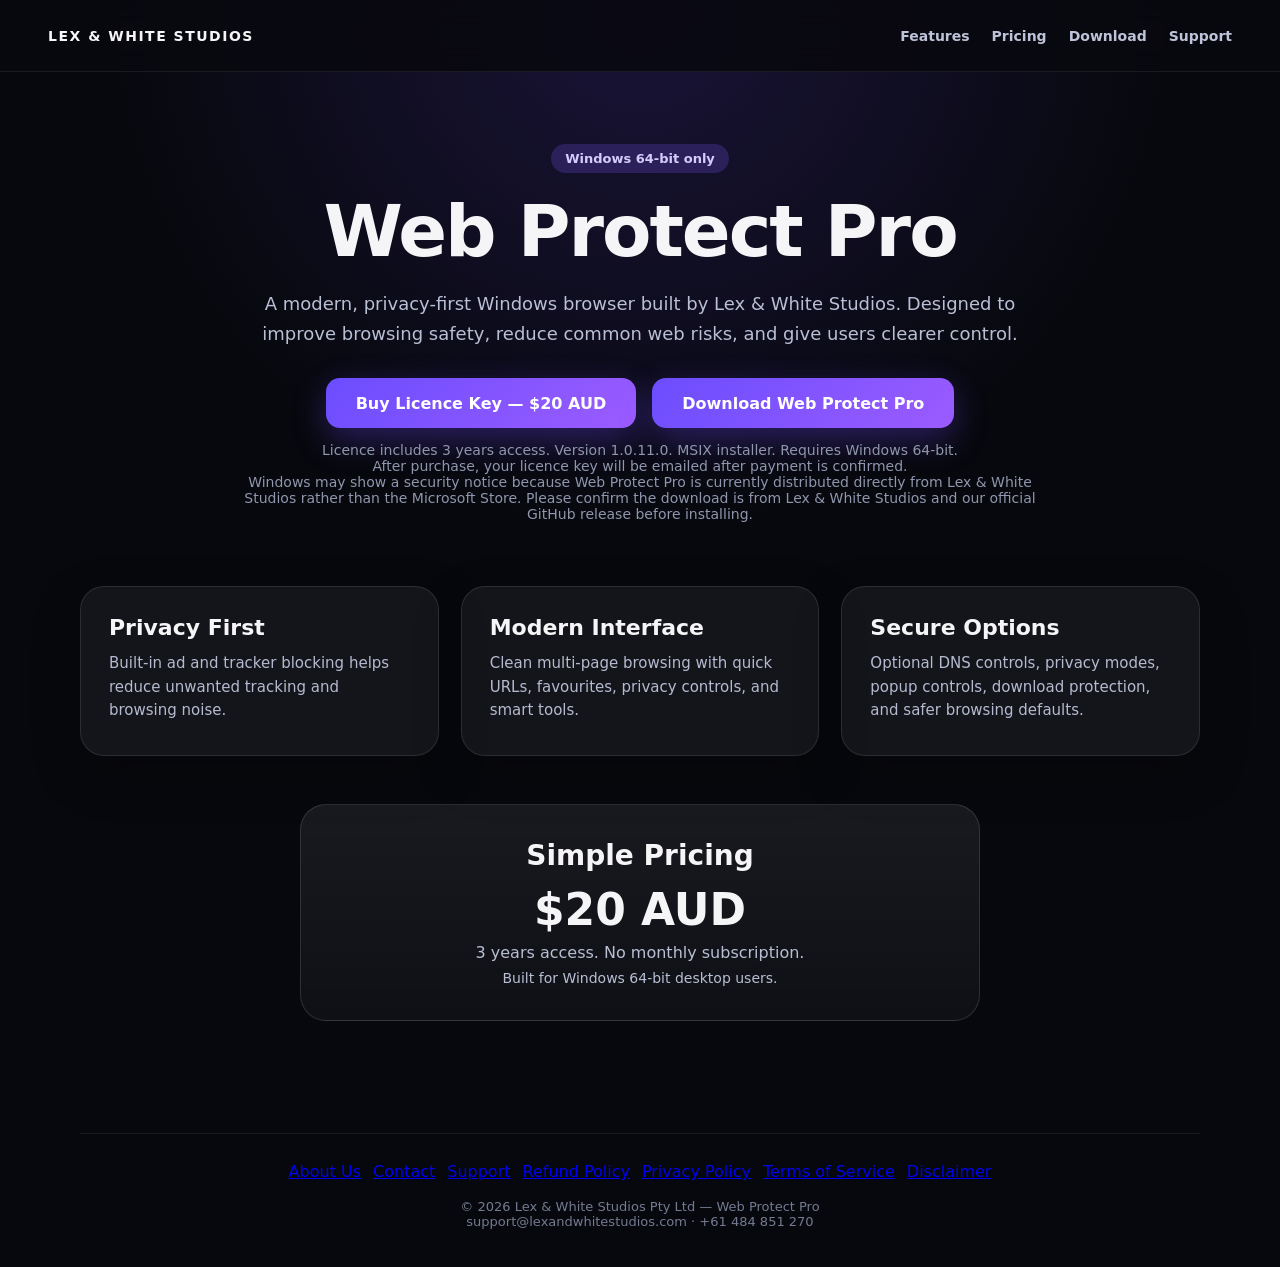
<file: index.html>
<!DOCTYPE html>

<html lang="en">
<head>
    <meta charset="UTF-8">
    <meta name="viewport" content="width=device-width, initial-scale=1.0">
    <title>Web Protect Pro | Lex &amp; White Studios</title>


<meta name="description" content="Web Protect Pro is a privacy-first Windows 64-bit desktop browser by Lex &amp; White Studios.">

<link rel="icon" href="/favicon.ico" type="image/x-icon">
<link rel="stylesheet" href="dark.css">


</head>
<body>


<header class="site-header">
    <div class="brand">LEX &amp; WHITE STUDIOS</div>

    <nav>
        <a href="#features">Features</a>
        <a href="#pricing">Pricing</a>
        <a href="#download">Download</a>
        <a href="support.html">Support</a>
    </nav>
</header>

<main>
    <section class="hero" id="download">
        <div class="badge">Windows 64-bit only</div>

        <h1>Web Protect Pro</h1>

        <p class="hero-text">
            A modern, privacy-first Windows browser built by Lex &amp; White Studios.
            Designed to improve browsing safety, reduce common web risks, and give users clearer control.
        </p>

        <div class="hero-actions">
            <a class="download-btn"
               href="https://buy.stripe.com/dRm5kF0k7e9O6zG2EmaMU00">
                Buy Licence Key — $20 AUD
            </a>

            <a class="download-btn secondary"
               href="https://github.com/lexandwhitestudios/web-protect-pro/releases/download/v1.0.11.0/WebStudio.Package_1.0.11.0_x64.msix"
               download>
                Download Web Protect Pro
            </a>
        </div>

        <p class="small-note">
            Licence includes 3 years access. Version 1.0.11.0. MSIX installer. Requires Windows 64-bit.
        </p>

        <p class="small-note">
            After purchase, your licence key will be emailed after payment is confirmed.
        </p>

        <p class="small-note">
            Windows may show a security notice because Web Protect Pro is currently distributed directly from Lex &amp; White Studios rather than the Microsoft Store.
            Please confirm the download is from Lex &amp; White Studios and our official GitHub release before installing.
        </p>
    </section>

    <section class="features" id="features">
        <article class="feature-card">
            <h2>Privacy First</h2>
            <p>Built-in ad and tracker blocking helps reduce unwanted tracking and browsing noise.</p>
        </article>

        <article class="feature-card">
            <h2>Modern Interface</h2>
            <p>Clean multi-page browsing with quick URLs, favourites, privacy controls, and smart tools.</p>
        </article>

        <article class="feature-card">
            <h2>Secure Options</h2>
            <p>Optional DNS controls, privacy modes, popup controls, download protection, and safer browsing defaults.</p>
        </article>
    </section>

    <section class="pricing-card" id="pricing">
        <h2>Simple Pricing</h2>
        <div class="price">$20 AUD</div>
        <p>3 years access. No monthly subscription.</p>
        <p class="small-note">Built for Windows 64-bit desktop users.</p>
    </section>
</main>

<footer class="site-footer">
    <div class="footer-links">
        <a href="about.html">About Us</a>
        <a href="contact.html">Contact</a>
        <a href="support.html">Support</a>
        <a href="refund-policy.html">Refund Policy</a>
        <a href="privacy-policy.html">Privacy Policy</a>
        <a href="terms-of-service.html">Terms of Service</a>
        <a href="disclaimer.html">Disclaimer</a>
    </div>

    <p class="copyright">
        © 2026 Lex &amp; White Studios Pty Ltd — Web Protect Pro
    </p>

    <p class="copyright">
        support@lexandwhitestudios.com · +61 484 851 270
    </p>
</footer>


</body>
</html>
</file>
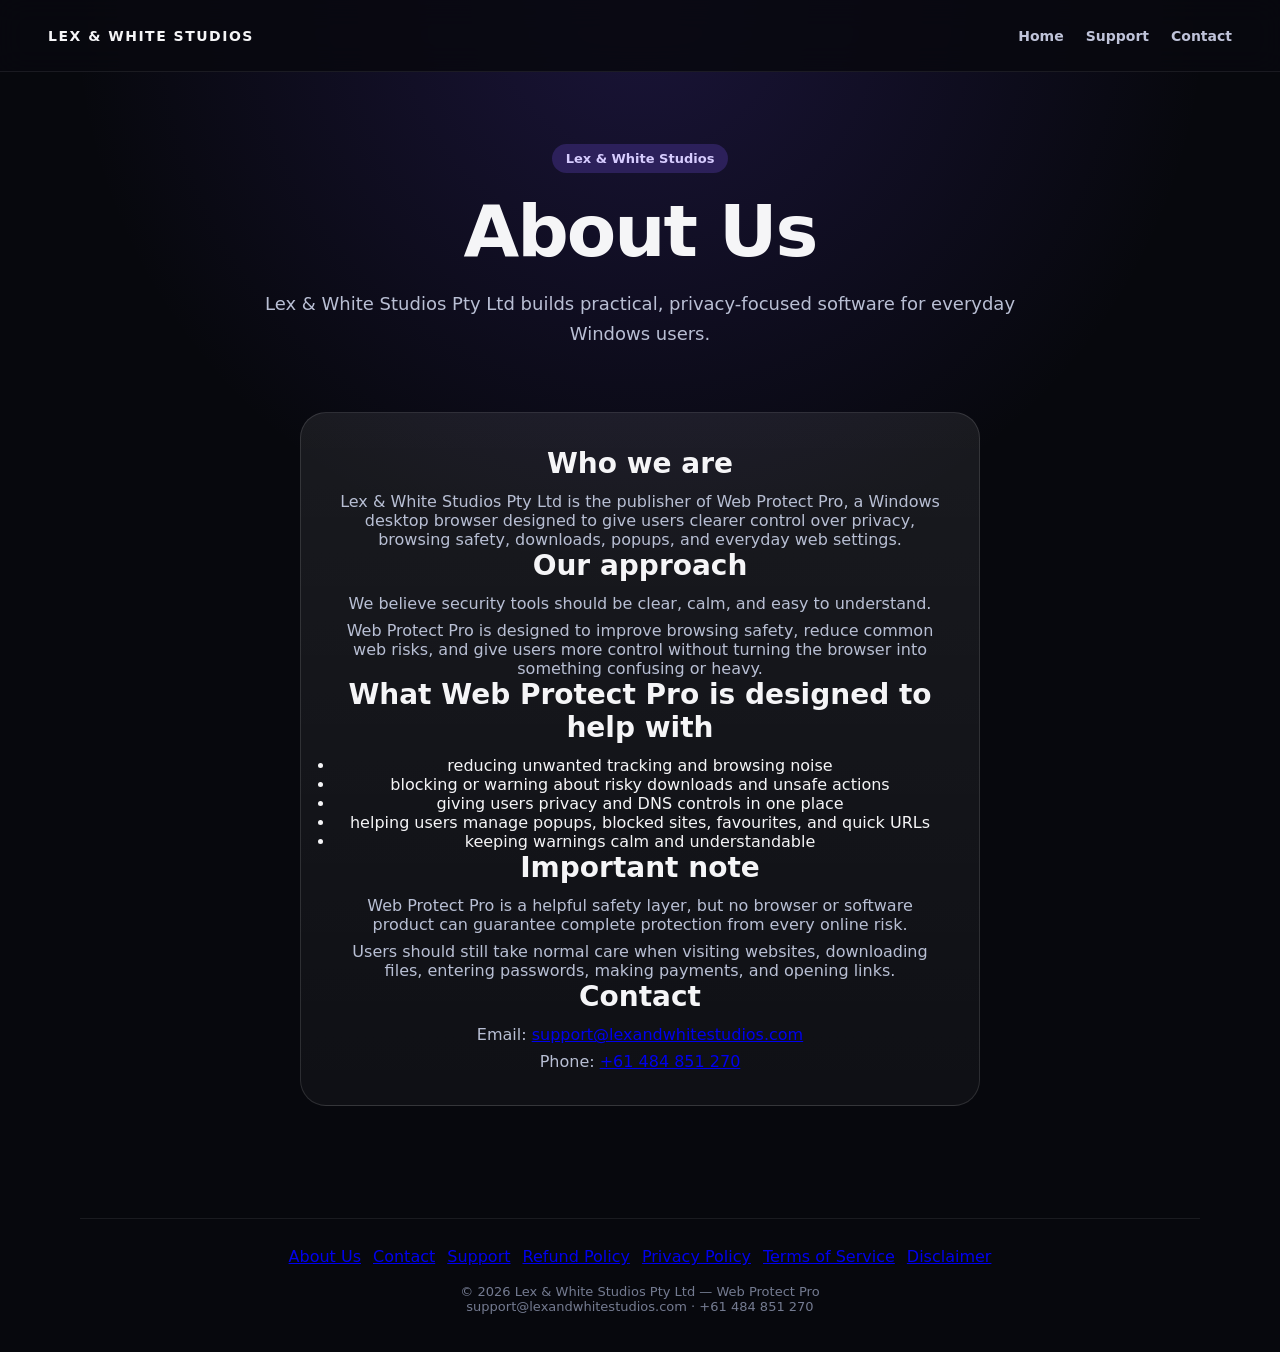
<file: about.html>
<!DOCTYPE html>
<html lang="en">
<head>
    <meta charset="UTF-8">
    <meta name="viewport" content="width=device-width, initial-scale=1.0">
    <title>About Us | Lex &amp; White Studios</title>
    <meta name="description" content="About Lex &amp; White Studios Pty Ltd, publisher of Web Protect Pro.">
    <link rel="icon" href="/favicon.ico" type="image/x-icon">
    <link rel="stylesheet" href="dark.css">
</head>
<body>

<header class="site-header">
    <div class="brand">LEX &amp; WHITE STUDIOS</div>
    <nav>
        <a href="index.html">Home</a>
        <a href="support.html">Support</a>
        <a href="contact.html">Contact</a>
    </nav>
</header>

<main>
    <section class="hero">
        <div class="badge">Lex &amp; White Studios</div>
        <h1>About Us</h1>

        <p class="hero-text">
            Lex &amp; White Studios Pty Ltd builds practical, privacy-focused software for everyday Windows users.
        </p>
    </section>

    <section class="pricing-card">
        <h2>Who we are</h2>
        <p>
            Lex &amp; White Studios Pty Ltd is the publisher of Web Protect Pro, a Windows desktop browser designed to give users
            clearer control over privacy, browsing safety, downloads, popups, and everyday web settings.
        </p>

        <h2>Our approach</h2>
        <p>
            We believe security tools should be clear, calm, and easy to understand.
        </p>
        <p>
            Web Protect Pro is designed to improve browsing safety, reduce common web risks, and give users more control without
            turning the browser into something confusing or heavy.
        </p>

        <h2>What Web Protect Pro is designed to help with</h2>
        <ul>
            <li>reducing unwanted tracking and browsing noise</li>
            <li>blocking or warning about risky downloads and unsafe actions</li>
            <li>giving users privacy and DNS controls in one place</li>
            <li>helping users manage popups, blocked sites, favourites, and quick URLs</li>
            <li>keeping warnings calm and understandable</li>
        </ul>

        <h2>Important note</h2>
        <p>
            Web Protect Pro is a helpful safety layer, but no browser or software product can guarantee complete protection from
            every online risk.
        </p>
        <p>
            Users should still take normal care when visiting websites, downloading files, entering passwords, making payments,
            and opening links.
        </p>

        <h2>Contact</h2>
        <p>
            Email:
            <a href="mailto:support@lexandwhitestudios.com">support@lexandwhitestudios.com</a>
        </p>
        <p>
            Phone:
            <a href="tel:+61484851270">+61 484 851 270</a>
        </p>
    </section>
</main>

<footer class="site-footer">
    <div class="footer-links">
        <a href="about.html">About Us</a>
        <a href="contact.html">Contact</a>
        <a href="support.html">Support</a>
        <a href="refund-policy.html">Refund Policy</a>
        <a href="privacy-policy.html">Privacy Policy</a>
        <a href="terms-of-service.html">Terms of Service</a>
        <a href="disclaimer.html">Disclaimer</a>
    </div>

    <p class="copyright">
        © 2026 Lex &amp; White Studios Pty Ltd — Web Protect Pro
    </p>

    <p class="copyright">
        support@lexandwhitestudios.com · +61 484 851 270
    </p>
</footer>

</body>
</html>
</file>
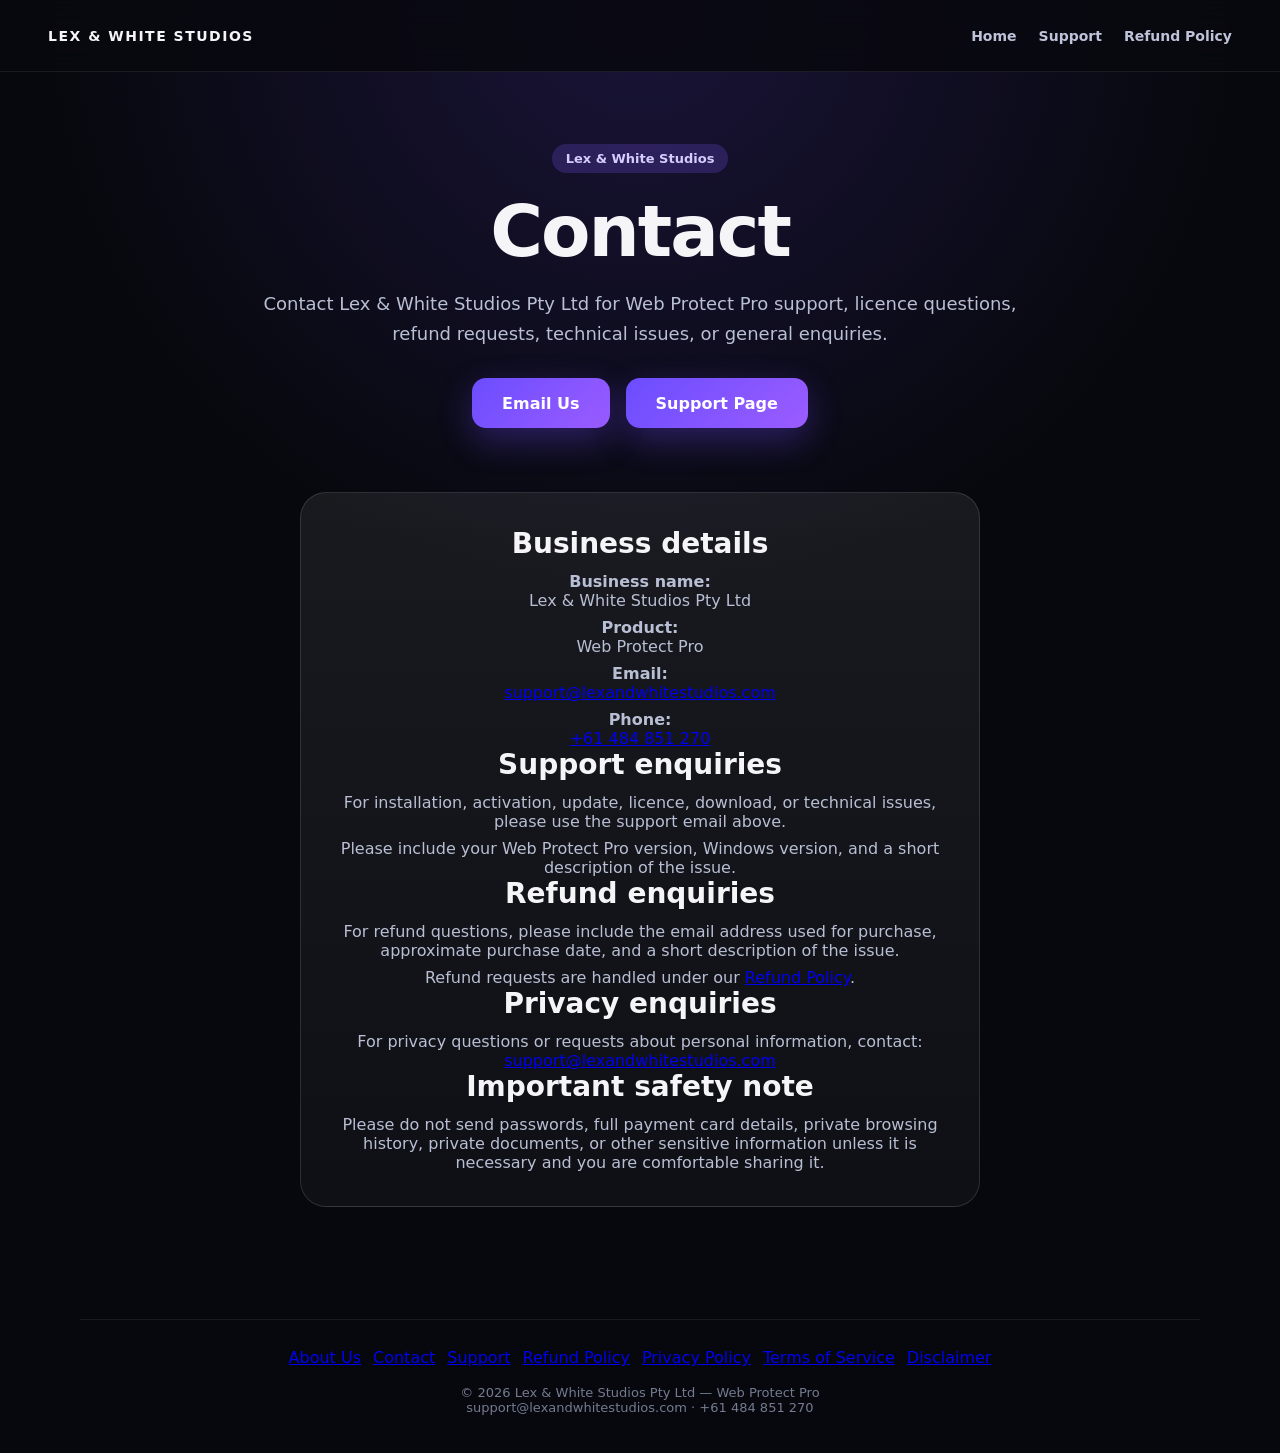
<file: contact.html>
<!DOCTYPE html>
<html lang="en">
<head>
    <meta charset="UTF-8">
    <meta name="viewport" content="width=device-width, initial-scale=1.0">
    <title>Contact | Lex &amp; White Studios</title>
    <meta name="description" content="Contact Lex &amp; White Studios Pty Ltd, publisher of Web Protect Pro.">
    <link rel="icon" href="/favicon.ico" type="image/x-icon">
    <link rel="stylesheet" href="dark.css">
</head>
<body>

<header class="site-header">
    <div class="brand">LEX &amp; WHITE STUDIOS</div>
    <nav>
        <a href="index.html">Home</a>
        <a href="support.html">Support</a>
        <a href="refund-policy.html">Refund Policy</a>
    </nav>
</header>

<main>
    <section class="hero">
        <div class="badge">Lex &amp; White Studios</div>
        <h1>Contact</h1>

        <p class="hero-text">
            Contact Lex &amp; White Studios Pty Ltd for Web Protect Pro support, licence questions, refund requests,
            technical issues, or general enquiries.
        </p>

        <div class="hero-actions">
            <a class="download-btn" href="mailto:support@lexandwhitestudios.com">
                Email Us
            </a>

            <a class="download-btn secondary" href="support.html">
                Support Page
            </a>
        </div>
    </section>

    <section class="pricing-card">
        <h2>Business details</h2>
        <p>
            <strong>Business name:</strong><br>
            Lex &amp; White Studios Pty Ltd
        </p>

        <p>
            <strong>Product:</strong><br>
            Web Protect Pro
        </p>

        <p>
            <strong>Email:</strong><br>
            <a href="mailto:support@lexandwhitestudios.com">support@lexandwhitestudios.com</a>
        </p>

        <p>
            <strong>Phone:</strong><br>
            <a href="tel:+61484851270">+61 484 851 270</a>
        </p>

        <h2>Support enquiries</h2>
        <p>
            For installation, activation, update, licence, download, or technical issues, please use the support email above.
        </p>
        <p>
            Please include your Web Protect Pro version, Windows version, and a short description of the issue.
        </p>

        <h2>Refund enquiries</h2>
        <p>
            For refund questions, please include the email address used for purchase, approximate purchase date,
            and a short description of the issue.
        </p>
        <p>
            Refund requests are handled under our <a href="refund-policy.html">Refund Policy</a>.
        </p>

        <h2>Privacy enquiries</h2>
        <p>
            For privacy questions or requests about personal information, contact:
            <a href="mailto:support@lexandwhitestudios.com">support@lexandwhitestudios.com</a>
        </p>

        <h2>Important safety note</h2>
        <p>
            Please do not send passwords, full payment card details, private browsing history, private documents,
            or other sensitive information unless it is necessary and you are comfortable sharing it.
        </p>
    </section>
</main>

<footer class="site-footer">
    <div class="footer-links">
        <a href="about.html">About Us</a>
        <a href="contact.html">Contact</a>
        <a href="support.html">Support</a>
        <a href="refund-policy.html">Refund Policy</a>
        <a href="privacy-policy.html">Privacy Policy</a>
        <a href="terms-of-service.html">Terms of Service</a>
        <a href="disclaimer.html">Disclaimer</a>
    </div>

    <p class="copyright">
        © 2026 Lex &amp; White Studios Pty Ltd — Web Protect Pro
    </p>

    <p class="copyright">
        support@lexandwhitestudios.com · +61 484 851 270
    </p>
</footer>

</body>
</html>
</file>
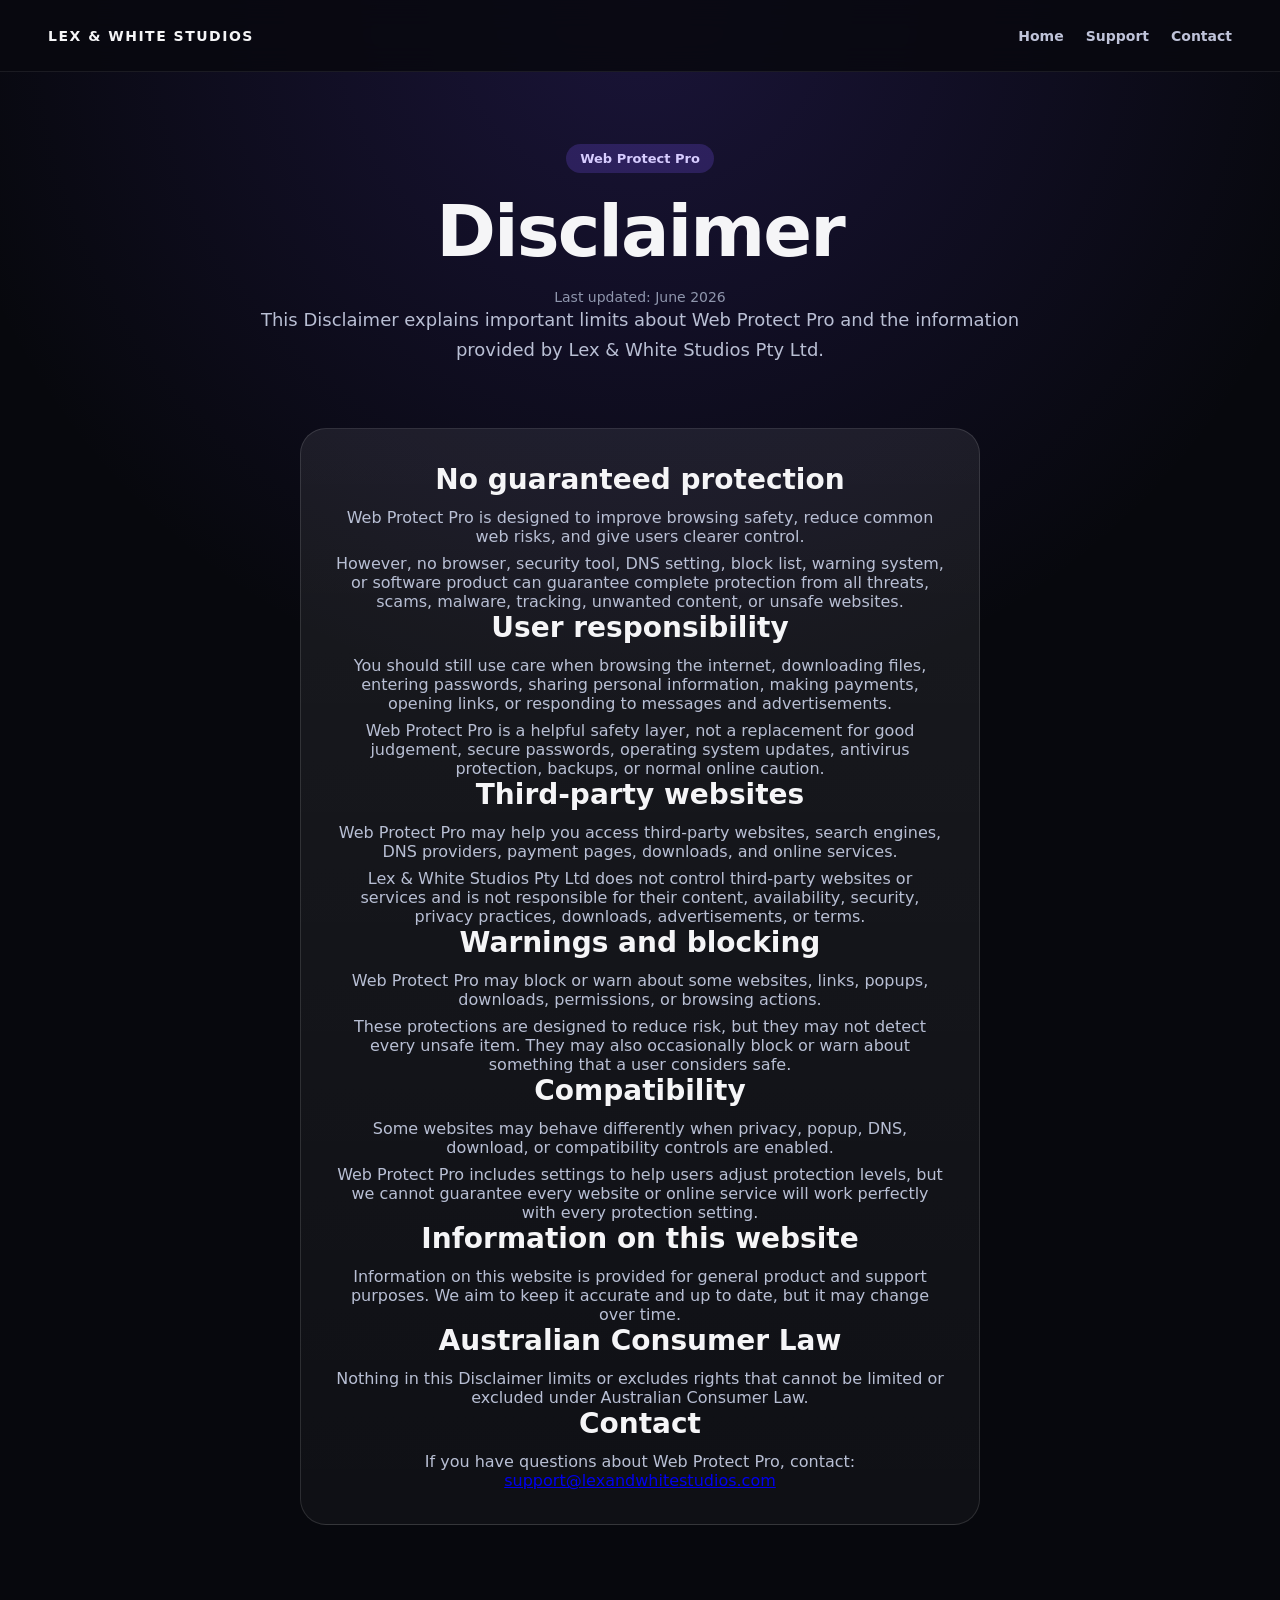
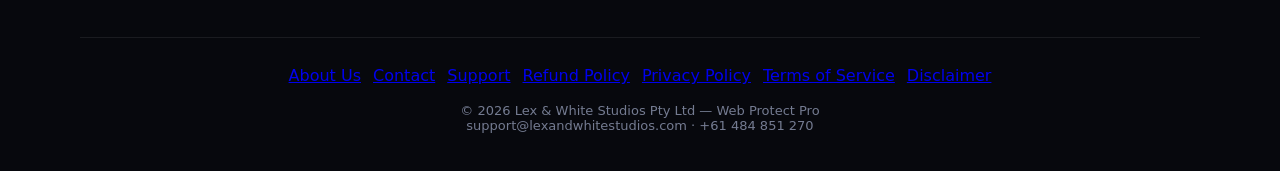
<file: disclaimer.html>
<!DOCTYPE html>
<html lang="en">
<head>
    <meta charset="UTF-8">
    <meta name="viewport" content="width=device-width, initial-scale=1.0">
    <title>Disclaimer | Lex &amp; White Studios</title>
    <meta name="description" content="Disclaimer for Web Protect Pro by Lex &amp; White Studios Pty Ltd.">
    <link rel="icon" href="/favicon.ico" type="image/x-icon">
    <link rel="stylesheet" href="dark.css">
</head>
<body>

<header class="site-header">
    <div class="brand">LEX &amp; WHITE STUDIOS</div>
    <nav>
        <a href="index.html">Home</a>
        <a href="support.html">Support</a>
        <a href="contact.html">Contact</a>
    </nav>
</header>

<main>
    <section class="hero">
        <div class="badge">Web Protect Pro</div>
        <h1>Disclaimer</h1>

        <p class="small-note">Last updated: June 2026</p>

        <p class="hero-text">
            This Disclaimer explains important limits about Web Protect Pro and the information provided by Lex &amp; White Studios Pty Ltd.
        </p>
    </section>

    <section class="pricing-card">
        <h2>No guaranteed protection</h2>
        <p>
            Web Protect Pro is designed to improve browsing safety, reduce common web risks, and give users clearer control.
        </p>
        <p>
            However, no browser, security tool, DNS setting, block list, warning system, or software product can guarantee complete protection
            from all threats, scams, malware, tracking, unwanted content, or unsafe websites.
        </p>

        <h2>User responsibility</h2>
        <p>
            You should still use care when browsing the internet, downloading files, entering passwords, sharing personal information,
            making payments, opening links, or responding to messages and advertisements.
        </p>
        <p>
            Web Protect Pro is a helpful safety layer, not a replacement for good judgement, secure passwords, operating system updates,
            antivirus protection, backups, or normal online caution.
        </p>

        <h2>Third-party websites</h2>
        <p>
            Web Protect Pro may help you access third-party websites, search engines, DNS providers, payment pages, downloads, and online services.
        </p>
        <p>
            Lex &amp; White Studios Pty Ltd does not control third-party websites or services and is not responsible for their content,
            availability, security, privacy practices, downloads, advertisements, or terms.
        </p>

        <h2>Warnings and blocking</h2>
        <p>
            Web Protect Pro may block or warn about some websites, links, popups, downloads, permissions, or browsing actions.
        </p>
        <p>
            These protections are designed to reduce risk, but they may not detect every unsafe item. They may also occasionally block or warn
            about something that a user considers safe.
        </p>

        <h2>Compatibility</h2>
        <p>
            Some websites may behave differently when privacy, popup, DNS, download, or compatibility controls are enabled.
        </p>
        <p>
            Web Protect Pro includes settings to help users adjust protection levels, but we cannot guarantee every website or online service
            will work perfectly with every protection setting.
        </p>

        <h2>Information on this website</h2>
        <p>
            Information on this website is provided for general product and support purposes. We aim to keep it accurate and up to date,
            but it may change over time.
        </p>

        <h2>Australian Consumer Law</h2>
        <p>
            Nothing in this Disclaimer limits or excludes rights that cannot be limited or excluded under Australian Consumer Law.
        </p>

        <h2>Contact</h2>
        <p>
            If you have questions about Web Protect Pro, contact:
            <a href="mailto:support@lexandwhitestudios.com">support@lexandwhitestudios.com</a>
        </p>
    </section>
</main>

<footer class="site-footer">
    <div class="footer-links">
        <a href="about.html">About Us</a>
        <a href="contact.html">Contact</a>
        <a href="support.html">Support</a>
        <a href="refund-policy.html">Refund Policy</a>
        <a href="privacy-policy.html">Privacy Policy</a>
        <a href="terms-of-service.html">Terms of Service</a>
        <a href="disclaimer.html">Disclaimer</a>
    </div>

    <p class="copyright">
        © 2026 Lex &amp; White Studios Pty Ltd — Web Protect Pro
    </p>

    <p class="copyright">
        support@lexandwhitestudios.com · +61 484 851 270
    </p>
</footer>

</body>
</html>
</file>
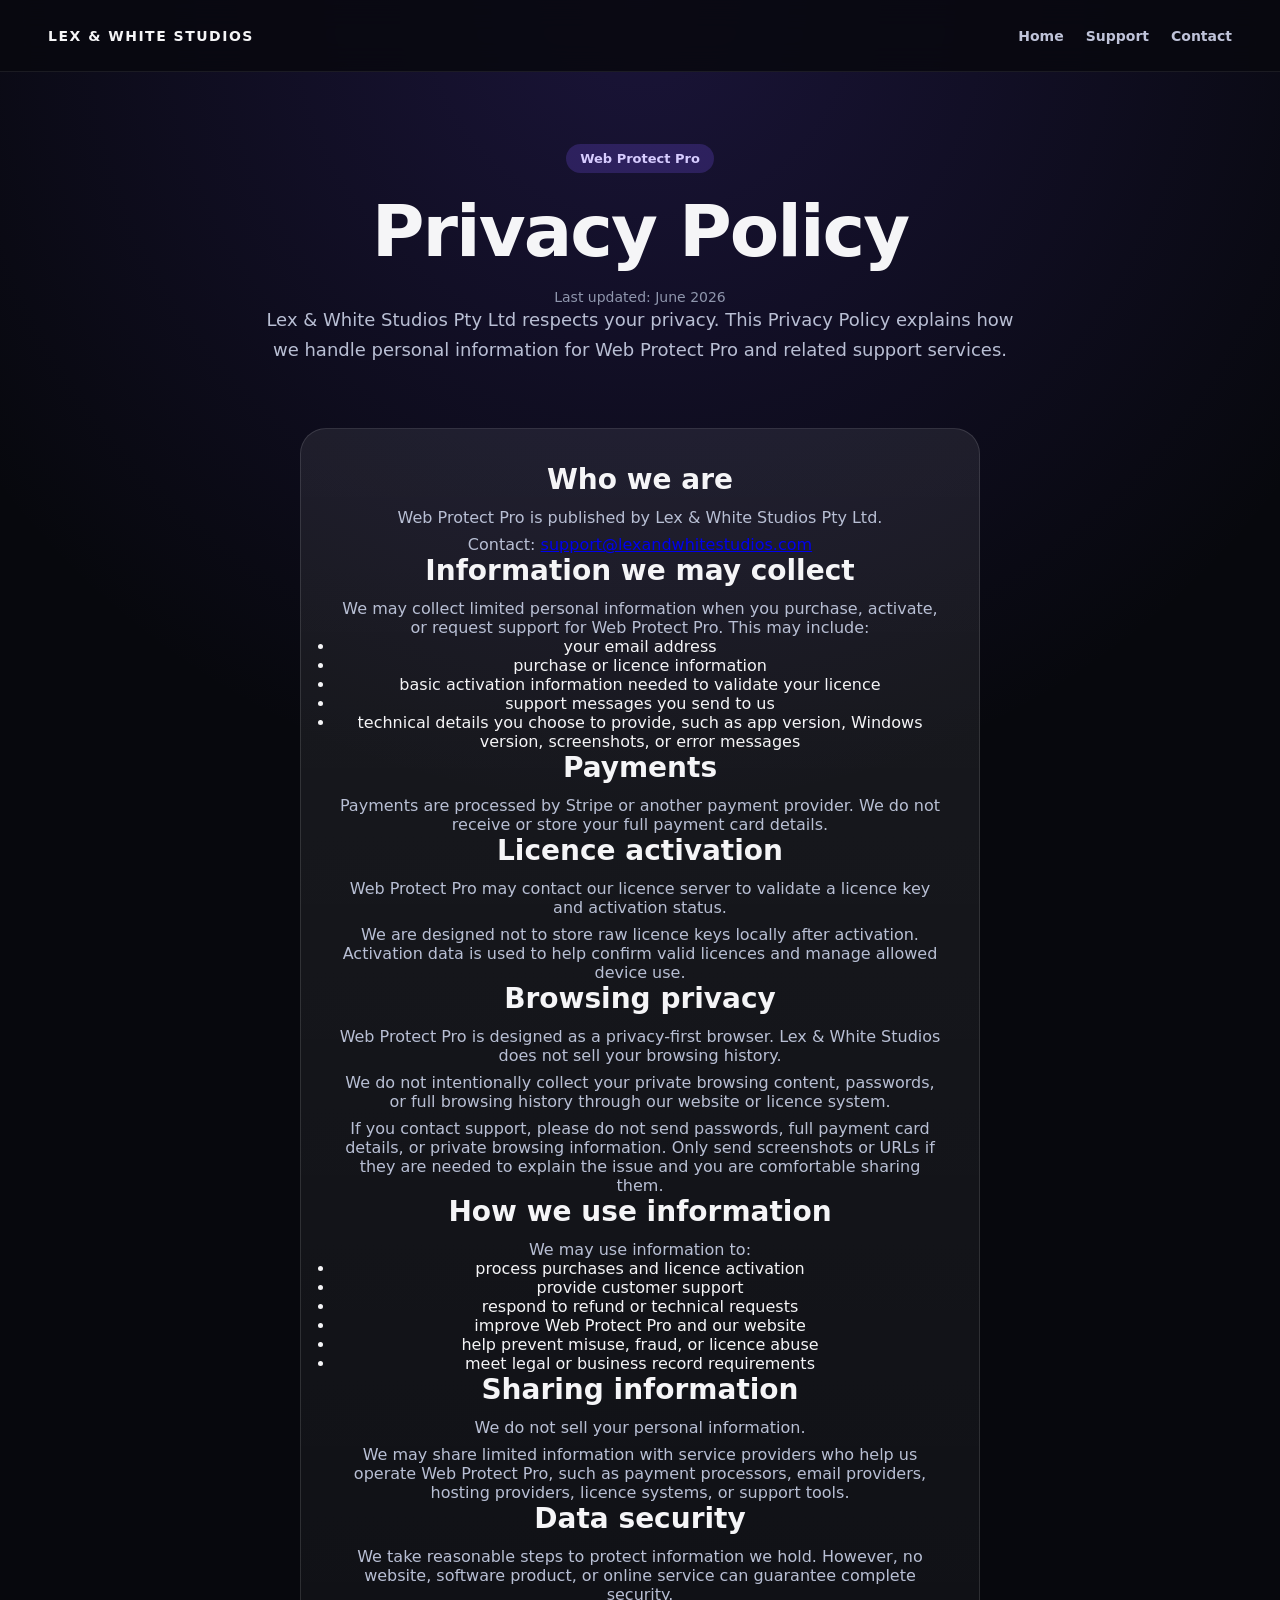
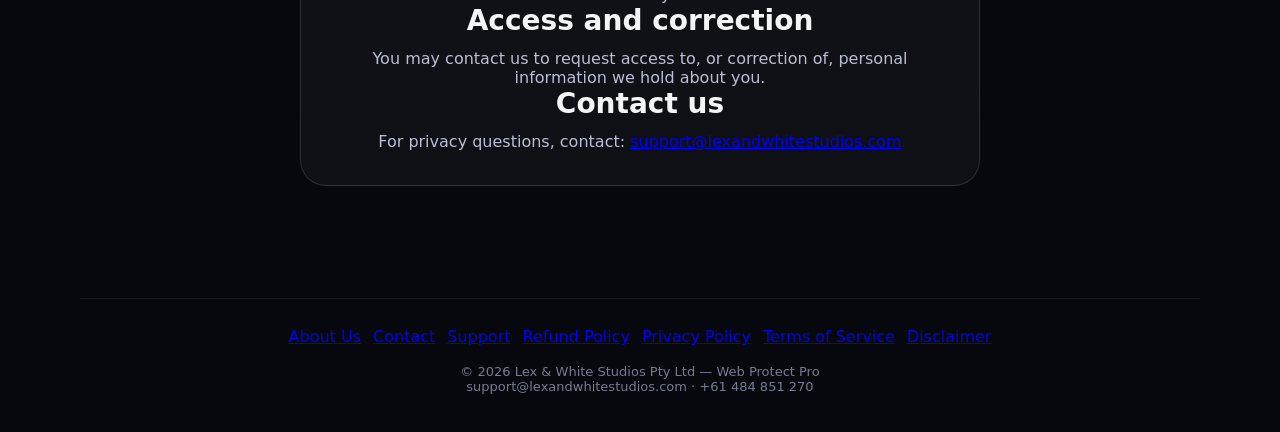
<file: privacy-policy.html>
<!DOCTYPE html>
<html lang="en">
<head>
    <meta charset="UTF-8">
    <meta name="viewport" content="width=device-width, initial-scale=1.0">
    <title>Privacy Policy | Lex &amp; White Studios</title>
    <meta name="description" content="Privacy Policy for Web Protect Pro by Lex &amp; White Studios Pty Ltd.">
    <link rel="icon" href="/favicon.ico" type="image/x-icon">
    <link rel="stylesheet" href="dark.css">
</head>
<body>

<header class="site-header">
    <div class="brand">LEX &amp; WHITE STUDIOS</div>
    <nav>
        <a href="index.html">Home</a>
        <a href="support.html">Support</a>
        <a href="contact.html">Contact</a>
    </nav>
</header>

<main>
    <section class="hero">
        <div class="badge">Web Protect Pro</div>
        <h1>Privacy Policy</h1>

        <p class="small-note">Last updated: June 2026</p>

        <p class="hero-text">
            Lex &amp; White Studios Pty Ltd respects your privacy. This Privacy Policy explains how we handle personal information
            for Web Protect Pro and related support services.
        </p>
    </section>

    <section class="pricing-card">
        <h2>Who we are</h2>
        <p>
            Web Protect Pro is published by Lex &amp; White Studios Pty Ltd.
        </p>
        <p>
            Contact: <a href="mailto:support@lexandwhitestudios.com">support@lexandwhitestudios.com</a>
        </p>

        <h2>Information we may collect</h2>
        <p>
            We may collect limited personal information when you purchase, activate, or request support for Web Protect Pro.
            This may include:
        </p>
        <ul>
            <li>your email address</li>
            <li>purchase or licence information</li>
            <li>basic activation information needed to validate your licence</li>
            <li>support messages you send to us</li>
            <li>technical details you choose to provide, such as app version, Windows version, screenshots, or error messages</li>
        </ul>

        <h2>Payments</h2>
        <p>
            Payments are processed by Stripe or another payment provider. We do not receive or store your full payment card details.
        </p>

        <h2>Licence activation</h2>
        <p>
            Web Protect Pro may contact our licence server to validate a licence key and activation status.
        </p>
        <p>
            We are designed not to store raw licence keys locally after activation. Activation data is used to help confirm valid
            licences and manage allowed device use.
        </p>

        <h2>Browsing privacy</h2>
        <p>
            Web Protect Pro is designed as a privacy-first browser. Lex &amp; White Studios does not sell your browsing history.
        </p>
        <p>
            We do not intentionally collect your private browsing content, passwords, or full browsing history through our website
            or licence system.
        </p>
        <p>
            If you contact support, please do not send passwords, full payment card details, or private browsing information.
            Only send screenshots or URLs if they are needed to explain the issue and you are comfortable sharing them.
        </p>

        <h2>How we use information</h2>
        <p>
            We may use information to:
        </p>
        <ul>
            <li>process purchases and licence activation</li>
            <li>provide customer support</li>
            <li>respond to refund or technical requests</li>
            <li>improve Web Protect Pro and our website</li>
            <li>help prevent misuse, fraud, or licence abuse</li>
            <li>meet legal or business record requirements</li>
        </ul>

        <h2>Sharing information</h2>
        <p>
            We do not sell your personal information.
        </p>
        <p>
            We may share limited information with service providers who help us operate Web Protect Pro, such as payment processors,
            email providers, hosting providers, licence systems, or support tools.
        </p>

        <h2>Data security</h2>
        <p>
            We take reasonable steps to protect information we hold. However, no website, software product, or online service can
            guarantee complete security.
        </p>

        <h2>Access and correction</h2>
        <p>
            You may contact us to request access to, or correction of, personal information we hold about you.
        </p>

        <h2>Contact us</h2>
        <p>
            For privacy questions, contact:
            <a href="mailto:support@lexandwhitestudios.com">support@lexandwhitestudios.com</a>
        </p>
    </section>
</main>

<footer class="site-footer">
    <div class="footer-links">
        <a href="about.html">About Us</a>
        <a href="contact.html">Contact</a>
        <a href="support.html">Support</a>
        <a href="refund-policy.html">Refund Policy</a>
        <a href="privacy-policy.html">Privacy Policy</a>
        <a href="terms-of-service.html">Terms of Service</a>
        <a href="disclaimer.html">Disclaimer</a>
    </div>

    <p class="copyright">
        © 2026 Lex &amp; White Studios Pty Ltd — Web Protect Pro
    </p>

    <p class="copyright">
        support@lexandwhitestudios.com · +61 484 851 270
    </p>
</footer>

</body>
</html>
</file>
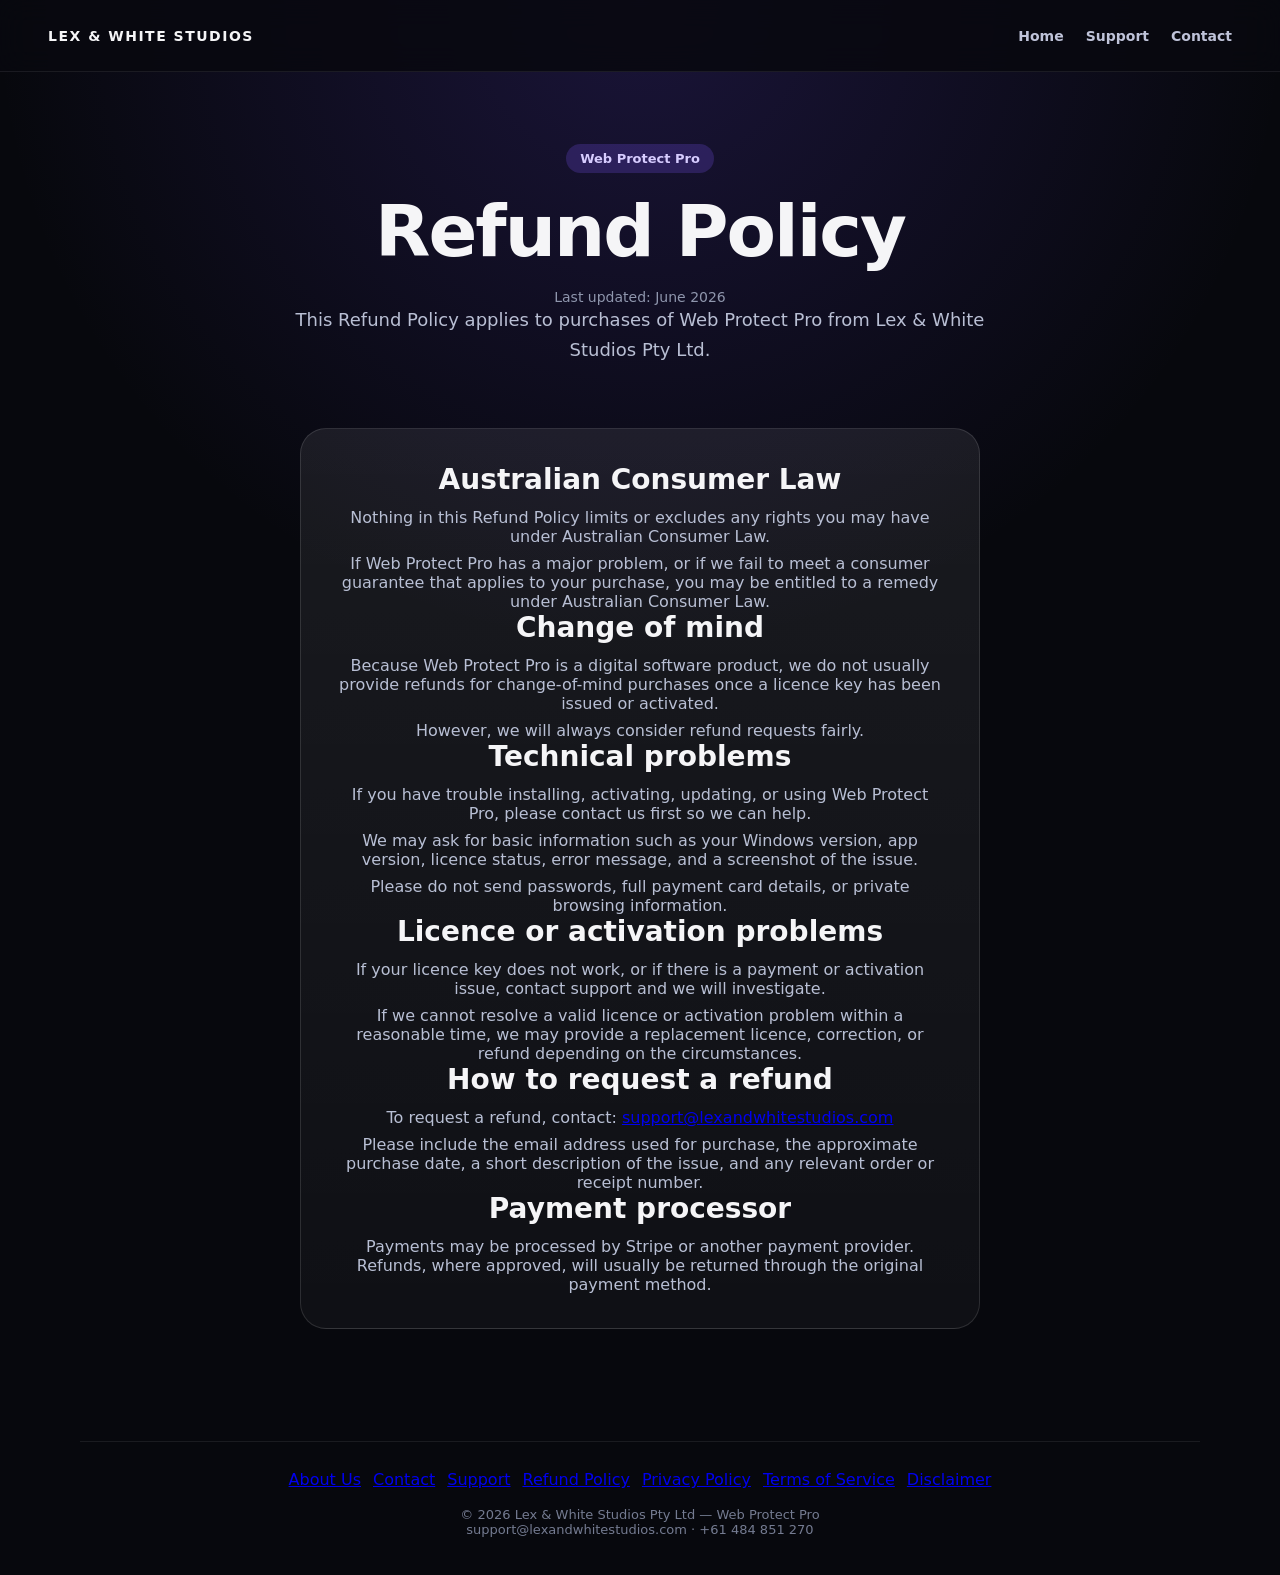
<file: refund-policy.html>
<!DOCTYPE html>
<html lang="en">
<head>
    <meta charset="UTF-8">
    <meta name="viewport" content="width=device-width, initial-scale=1.0">
    <title>Refund Policy | Lex &amp; White Studios</title>
    <meta name="description" content="Refund Policy for Web Protect Pro by Lex &amp; White Studios Pty Ltd.">
    <link rel="icon" href="/favicon.ico" type="image/x-icon">
    <link rel="stylesheet" href="dark.css">
</head>
<body>

<header class="site-header">
    <div class="brand">LEX &amp; WHITE STUDIOS</div>
    <nav>
        <a href="index.html">Home</a>
        <a href="support.html">Support</a>
        <a href="contact.html">Contact</a>
    </nav>
</header>

<main>
    <section class="hero">
        <div class="badge">Web Protect Pro</div>
        <h1>Refund Policy</h1>

        <p class="small-note">Last updated: June 2026</p>

        <p class="hero-text">
            This Refund Policy applies to purchases of Web Protect Pro from Lex &amp; White Studios Pty Ltd.
        </p>
    </section>

    <section class="pricing-card">
        <h2>Australian Consumer Law</h2>
        <p>
            Nothing in this Refund Policy limits or excludes any rights you may have under Australian Consumer Law.
        </p>
        <p>
            If Web Protect Pro has a major problem, or if we fail to meet a consumer guarantee that applies to your purchase,
            you may be entitled to a remedy under Australian Consumer Law.
        </p>

        <h2>Change of mind</h2>
        <p>
            Because Web Protect Pro is a digital software product, we do not usually provide refunds for change-of-mind
            purchases once a licence key has been issued or activated.
        </p>
        <p>
            However, we will always consider refund requests fairly.
        </p>

        <h2>Technical problems</h2>
        <p>
            If you have trouble installing, activating, updating, or using Web Protect Pro, please contact us first so we can help.
        </p>
        <p>
            We may ask for basic information such as your Windows version, app version, licence status, error message,
            and a screenshot of the issue.
        </p>
        <p>
            Please do not send passwords, full payment card details, or private browsing information.
        </p>

        <h2>Licence or activation problems</h2>
        <p>
            If your licence key does not work, or if there is a payment or activation issue, contact support and we will investigate.
        </p>
        <p>
            If we cannot resolve a valid licence or activation problem within a reasonable time, we may provide a replacement licence,
            correction, or refund depending on the circumstances.
        </p>

        <h2>How to request a refund</h2>
        <p>
            To request a refund, contact:
            <a href="mailto:support@lexandwhitestudios.com">support@lexandwhitestudios.com</a>
        </p>
        <p>
            Please include the email address used for purchase, the approximate purchase date, a short description of the issue,
            and any relevant order or receipt number.
        </p>

        <h2>Payment processor</h2>
        <p>
            Payments may be processed by Stripe or another payment provider. Refunds, where approved, will usually be returned
            through the original payment method.
        </p>
    </section>
</main>

<footer class="site-footer">
    <div class="footer-links">
        <a href="about.html">About Us</a>
        <a href="contact.html">Contact</a>
        <a href="support.html">Support</a>
        <a href="refund-policy.html">Refund Policy</a>
        <a href="privacy-policy.html">Privacy Policy</a>
        <a href="terms-of-service.html">Terms of Service</a>
        <a href="disclaimer.html">Disclaimer</a>
    </div>

    <p class="copyright">
        © 2026 Lex &amp; White Studios Pty Ltd — Web Protect Pro
    </p>

    <p class="copyright">
        support@lexandwhitestudios.com · +61 484 851 270
    </p>
</footer>

</body>
</html>
</file>
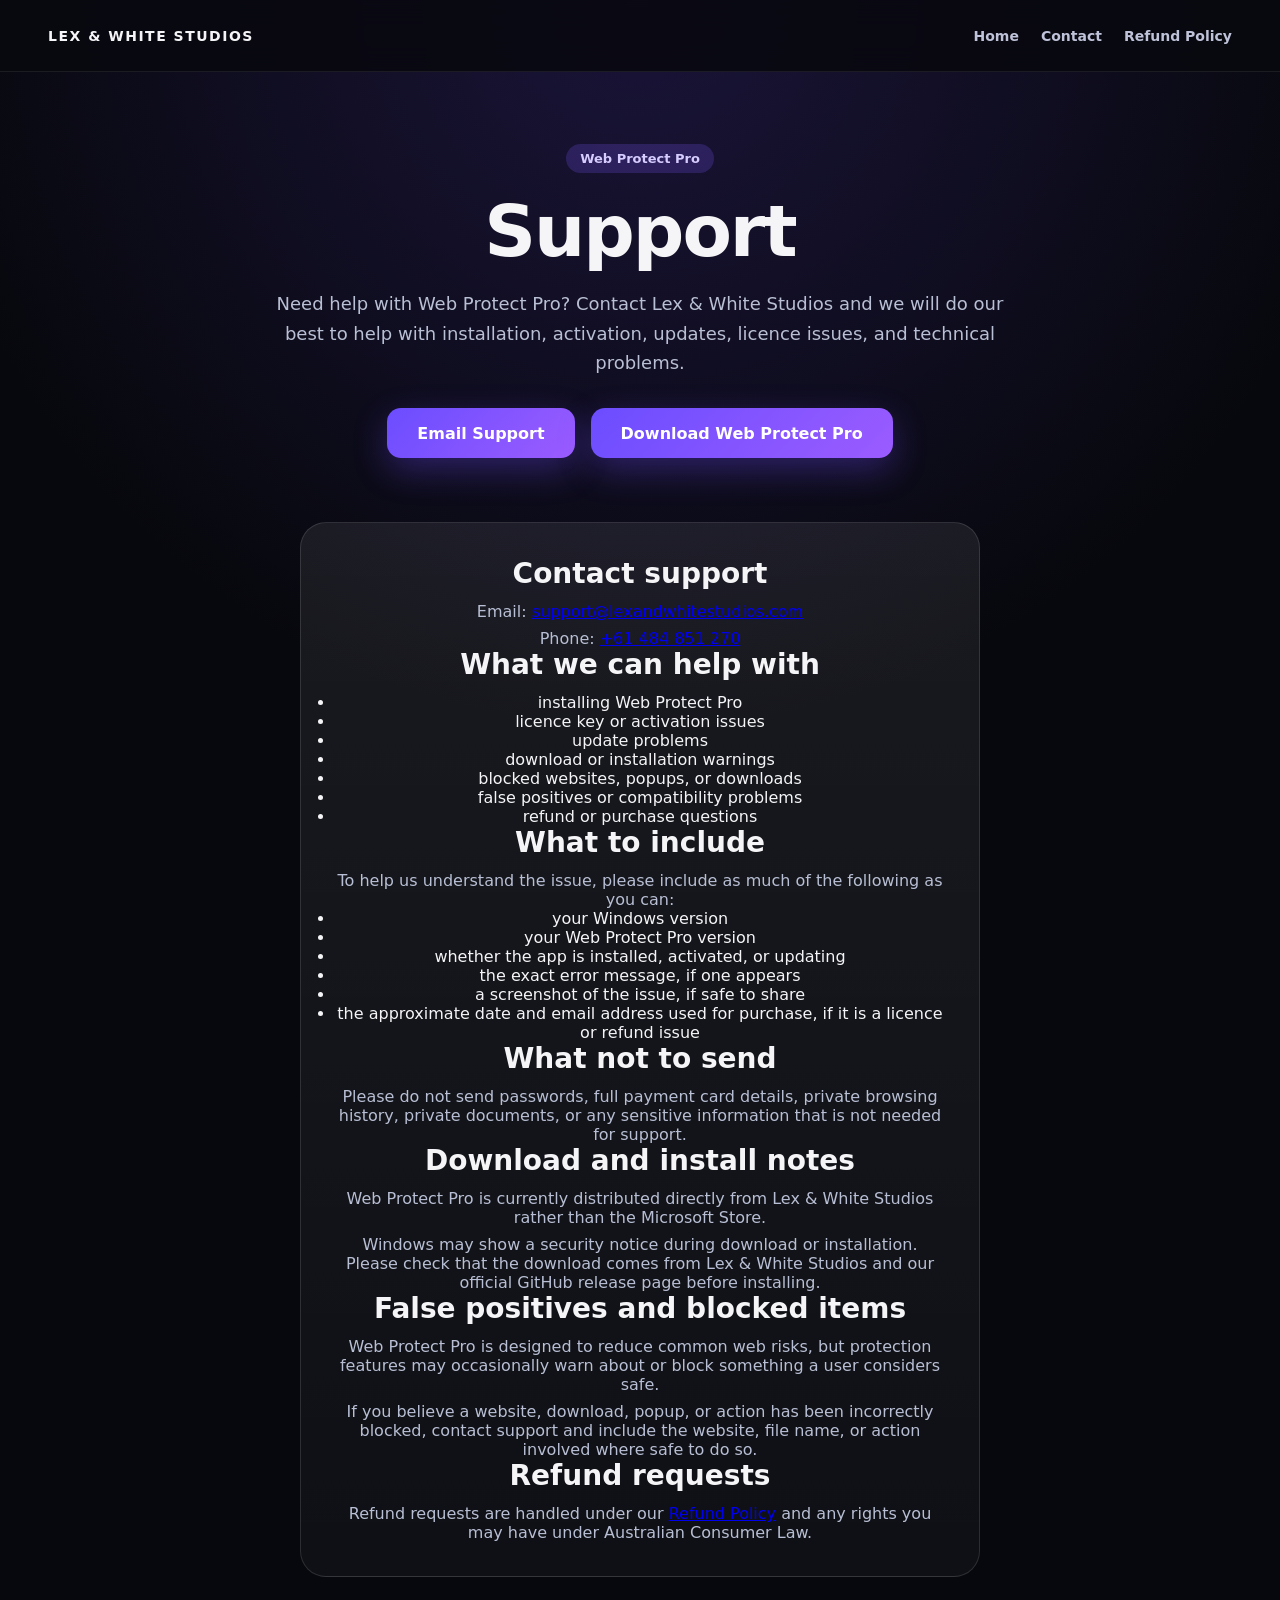
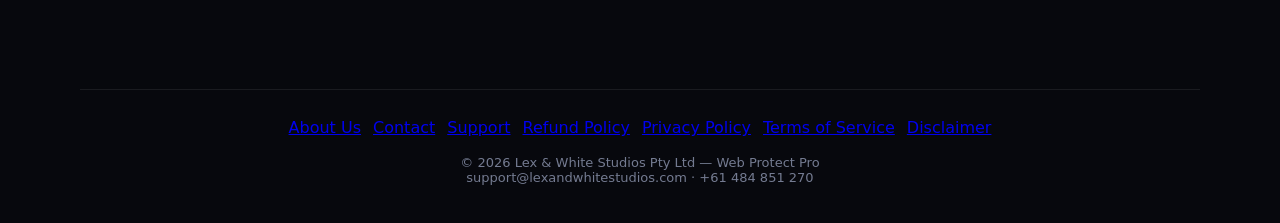
<file: support.html>
<!DOCTYPE html>
<html lang="en">
<head>
    <meta charset="UTF-8">
    <meta name="viewport" content="width=device-width, initial-scale=1.0">
    <title>Support | Lex &amp; White Studios</title>
    <meta name="description" content="Support for Web Protect Pro by Lex &amp; White Studios Pty Ltd.">
    <link rel="icon" href="/favicon.ico" type="image/x-icon">
    <link rel="stylesheet" href="dark.css">
</head>
<body>

<header class="site-header">
    <div class="brand">LEX &amp; WHITE STUDIOS</div>
    <nav>
        <a href="index.html">Home</a>
        <a href="contact.html">Contact</a>
        <a href="refund-policy.html">Refund Policy</a>
    </nav>
</header>

<main>
    <section class="hero">
        <div class="badge">Web Protect Pro</div>
        <h1>Support</h1>

        <p class="hero-text">
            Need help with Web Protect Pro? Contact Lex &amp; White Studios and we will do our best to help with installation,
            activation, updates, licence issues, and technical problems.
        </p>

        <div class="hero-actions">
            <a class="download-btn" href="mailto:support@lexandwhitestudios.com">
                Email Support
            </a>

            <a class="download-btn secondary" href="index.html#download">
                Download Web Protect Pro
            </a>
        </div>
    </section>

    <section class="pricing-card">
        <h2>Contact support</h2>
        <p>
            Email:
            <a href="mailto:support@lexandwhitestudios.com">support@lexandwhitestudios.com</a>
        </p>
        <p>
            Phone:
            <a href="tel:+61484851270">+61 484 851 270</a>
        </p>

        <h2>What we can help with</h2>
        <ul>
            <li>installing Web Protect Pro</li>
            <li>licence key or activation issues</li>
            <li>update problems</li>
            <li>download or installation warnings</li>
            <li>blocked websites, popups, or downloads</li>
            <li>false positives or compatibility problems</li>
            <li>refund or purchase questions</li>
        </ul>

        <h2>What to include</h2>
        <p>
            To help us understand the issue, please include as much of the following as you can:
        </p>
        <ul>
            <li>your Windows version</li>
            <li>your Web Protect Pro version</li>
            <li>whether the app is installed, activated, or updating</li>
            <li>the exact error message, if one appears</li>
            <li>a screenshot of the issue, if safe to share</li>
            <li>the approximate date and email address used for purchase, if it is a licence or refund issue</li>
        </ul>

        <h2>What not to send</h2>
        <p>
            Please do not send passwords, full payment card details, private browsing history, private documents,
            or any sensitive information that is not needed for support.
        </p>

        <h2>Download and install notes</h2>
        <p>
            Web Protect Pro is currently distributed directly from Lex &amp; White Studios rather than the Microsoft Store.
        </p>
        <p>
            Windows may show a security notice during download or installation. Please check that the download comes from
            Lex &amp; White Studios and our official GitHub release page before installing.
        </p>

        <h2>False positives and blocked items</h2>
        <p>
            Web Protect Pro is designed to reduce common web risks, but protection features may occasionally warn about or block
            something a user considers safe.
        </p>
        <p>
            If you believe a website, download, popup, or action has been incorrectly blocked, contact support and include the website,
            file name, or action involved where safe to do so.
        </p>

        <h2>Refund requests</h2>
        <p>
            Refund requests are handled under our <a href="refund-policy.html">Refund Policy</a> and any rights you may have
            under Australian Consumer Law.
        </p>
    </section>
</main>

<footer class="site-footer">
    <div class="footer-links">
        <a href="about.html">About Us</a>
        <a href="contact.html">Contact</a>
        <a href="support.html">Support</a>
        <a href="refund-policy.html">Refund Policy</a>
        <a href="privacy-policy.html">Privacy Policy</a>
        <a href="terms-of-service.html">Terms of Service</a>
        <a href="disclaimer.html">Disclaimer</a>
    </div>

    <p class="copyright">
        © 2026 Lex &amp; White Studios Pty Ltd — Web Protect Pro
    </p>

    <p class="copyright">
        support@lexandwhitestudios.com · +61 484 851 270
    </p>
</footer>

</body>
</html>
</file>
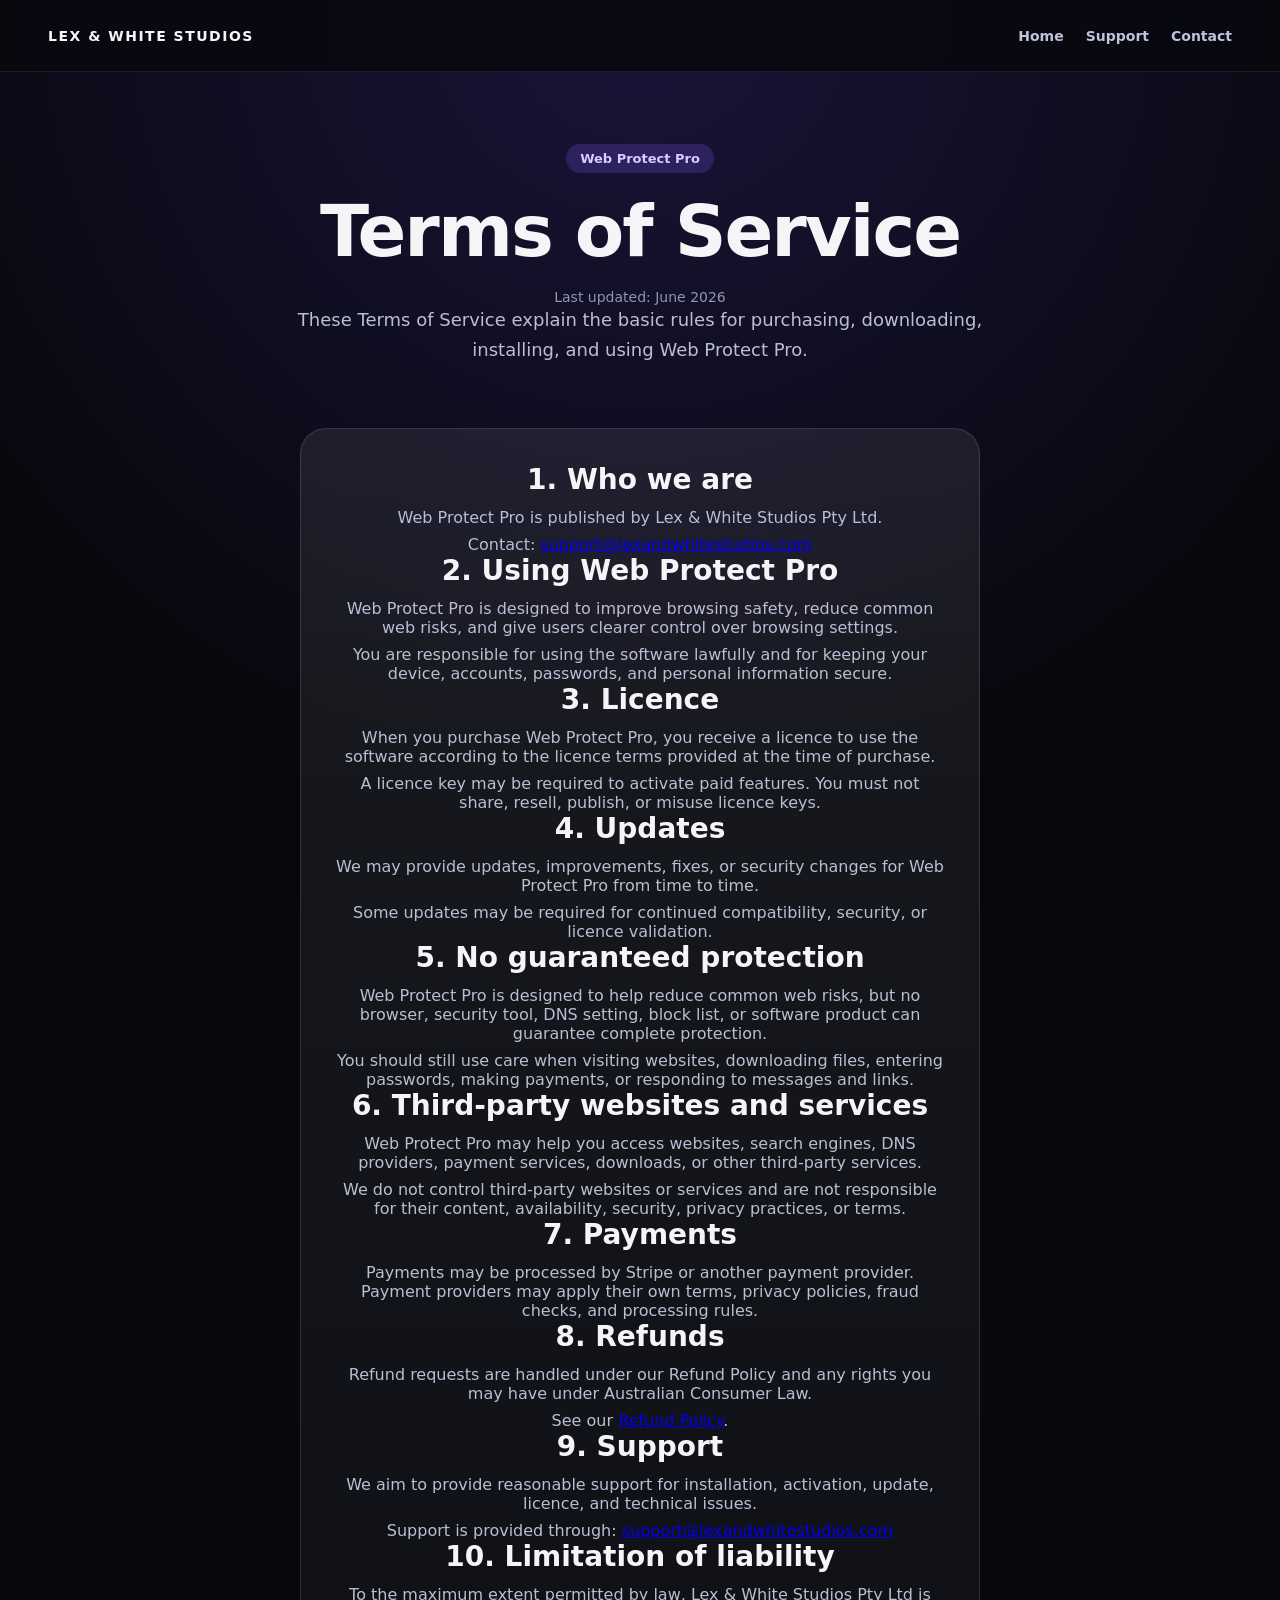
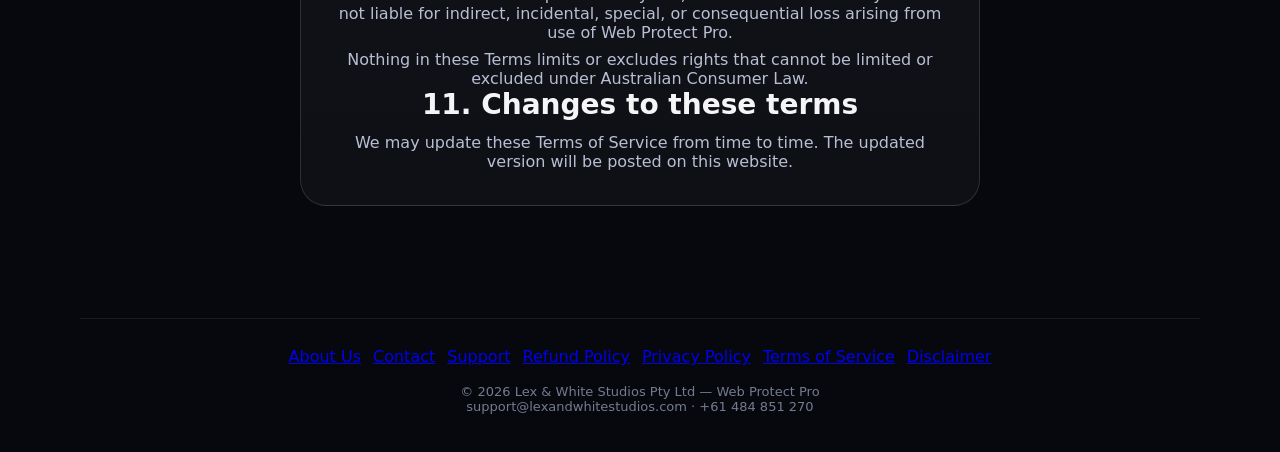
<file: terms-of-service.html>
<!DOCTYPE html>
<html lang="en">
<head>
    <meta charset="UTF-8">
    <meta name="viewport" content="width=device-width, initial-scale=1.0">
    <title>Terms of Service | Lex &amp; White Studios</title>
    <meta name="description" content="Terms of Service for Web Protect Pro by Lex &amp; White Studios Pty Ltd.">
    <link rel="icon" href="/favicon.ico" type="image/x-icon">
    <link rel="stylesheet" href="dark.css">
</head>
<body>

<header class="site-header">
    <div class="brand">LEX &amp; WHITE STUDIOS</div>
    <nav>
        <a href="index.html">Home</a>
        <a href="support.html">Support</a>
        <a href="contact.html">Contact</a>
    </nav>
</header>

<main>
    <section class="hero">
        <div class="badge">Web Protect Pro</div>
        <h1>Terms of Service</h1>

        <p class="small-note">Last updated: June 2026</p>

        <p class="hero-text">
            These Terms of Service explain the basic rules for purchasing, downloading, installing, and using Web Protect Pro.
        </p>
    </section>

    <section class="pricing-card">
        <h2>1. Who we are</h2>
        <p>
            Web Protect Pro is published by Lex &amp; White Studios Pty Ltd.
        </p>
        <p>
            Contact: <a href="mailto:support@lexandwhitestudios.com">support@lexandwhitestudios.com</a>
        </p>

        <h2>2. Using Web Protect Pro</h2>
        <p>
            Web Protect Pro is designed to improve browsing safety, reduce common web risks, and give users clearer control
            over browsing settings.
        </p>
        <p>
            You are responsible for using the software lawfully and for keeping your device, accounts, passwords, and personal
            information secure.
        </p>

        <h2>3. Licence</h2>
        <p>
            When you purchase Web Protect Pro, you receive a licence to use the software according to the licence terms provided
            at the time of purchase.
        </p>
        <p>
            A licence key may be required to activate paid features. You must not share, resell, publish, or misuse licence keys.
        </p>

        <h2>4. Updates</h2>
        <p>
            We may provide updates, improvements, fixes, or security changes for Web Protect Pro from time to time.
        </p>
        <p>
            Some updates may be required for continued compatibility, security, or licence validation.
        </p>

        <h2>5. No guaranteed protection</h2>
        <p>
            Web Protect Pro is designed to help reduce common web risks, but no browser, security tool, DNS setting, block list,
            or software product can guarantee complete protection.
        </p>
        <p>
            You should still use care when visiting websites, downloading files, entering passwords, making payments, or responding
            to messages and links.
        </p>

        <h2>6. Third-party websites and services</h2>
        <p>
            Web Protect Pro may help you access websites, search engines, DNS providers, payment services, downloads, or other
            third-party services.
        </p>
        <p>
            We do not control third-party websites or services and are not responsible for their content, availability, security,
            privacy practices, or terms.
        </p>

        <h2>7. Payments</h2>
        <p>
            Payments may be processed by Stripe or another payment provider. Payment providers may apply their own terms,
            privacy policies, fraud checks, and processing rules.
        </p>

        <h2>8. Refunds</h2>
        <p>
            Refund requests are handled under our Refund Policy and any rights you may have under Australian Consumer Law.
        </p>
        <p>
            See our <a href="refund-policy.html">Refund Policy</a>.
        </p>

        <h2>9. Support</h2>
        <p>
            We aim to provide reasonable support for installation, activation, update, licence, and technical issues.
        </p>
        <p>
            Support is provided through:
            <a href="mailto:support@lexandwhitestudios.com">support@lexandwhitestudios.com</a>
        </p>

        <h2>10. Limitation of liability</h2>
        <p>
            To the maximum extent permitted by law, Lex &amp; White Studios Pty Ltd is not liable for indirect, incidental,
            special, or consequential loss arising from use of Web Protect Pro.
        </p>
        <p>
            Nothing in these Terms limits or excludes rights that cannot be limited or excluded under Australian Consumer Law.
        </p>

        <h2>11. Changes to these terms</h2>
        <p>
            We may update these Terms of Service from time to time. The updated version will be posted on this website.
        </p>
    </section>
</main>

<footer class="site-footer">
    <div class="footer-links">
        <a href="about.html">About Us</a>
        <a href="contact.html">Contact</a>
        <a href="support.html">Support</a>
        <a href="refund-policy.html">Refund Policy</a>
        <a href="privacy-policy.html">Privacy Policy</a>
        <a href="terms-of-service.html">Terms of Service</a>
        <a href="disclaimer.html">Disclaimer</a>
    </div>

    <p class="copyright">
        © 2026 Lex &amp; White Studios Pty Ltd — Web Protect Pro
    </p>

    <p class="copyright">
        support@lexandwhitestudios.com · +61 484 851 270
    </p>
</footer>

</body>
</html>
</file>
<file: dark.css>
* {
    margin: 0;
    padding: 0;
    box-sizing: border-box;
}

body {
    font-family: "Segoe UI", system-ui, -apple-system, sans-serif;
    background:
        radial-gradient(circle at top, rgba(93, 63, 211, 0.22), transparent 38%),
        #07080d;
    color: #f5f5f7;
    min-height: 100vh;
}

/* Header */
.site-header {
    width: 100%;
    min-height: 72px;
    padding: 18px 48px;
    display: flex;
    align-items: center;
    justify-content: space-between;
    border-bottom: 1px solid rgba(255,255,255,0.08);
    background: rgba(8, 9, 15, 0.88);
    backdrop-filter: blur(14px);
}

.brand {
    font-weight: 800;
    letter-spacing: 1.5px;
    font-size: 14px;
}

.site-header nav {
    display: flex;
    gap: 22px;
}

.site-header nav a {
    color: #bfc3d9;
    text-decoration: none;
    font-size: 14px;
    font-weight: 600;
}

.site-header nav a:hover {
    color: #ffffff;
}

/* Main */
main {
    width: min(1120px, calc(100% - 48px));
    margin: 0 auto;
    padding: 72px 0 56px;
}

/* Hero */
.hero {
    text-align: center;
    max-width: 820px;
    margin: 0 auto 64px;
}

.badge {
    display: inline-flex;
    padding: 7px 14px;
    border-radius: 999px;
    background: rgba(126, 87, 255, 0.22);
    color: #d7ccff;
    font-size: 13px;
    font-weight: 700;
    margin-bottom: 22px;
}

.hero h1 {
    font-size: clamp(42px, 6vw, 72px);
    line-height: 1;
    letter-spacing: -2px;
    margin-bottom: 22px;
}

.hero-text {
    max-width: 760px;
    margin: 0 auto 30px;
    color: #b9bfd4;
    font-size: 18px;
    line-height: 1.65;
}

.hero-actions {
    display: flex;
    align-items: center;
    justify-content: center;
    gap: 16px;
    flex-wrap: wrap;
    margin-bottom: 14px;
}

.download-btn {
    display: inline-flex;
    align-items: center;
    justify-content: center;
    min-height: 50px;
    padding: 0 30px;
    border-radius: 14px;
    background: linear-gradient(135deg, #6b4dff, #9b5cff);
    color: #ffffff;
    text-decoration: none;
    font-weight: 800;
    box-shadow: 0 12px 34px rgba(112, 76, 255, 0.32);
    transition: 0.2s ease;
}

.download-btn:hover {
    transform: translateY(-2px);
    box-shadow: 0 16px 44px rgba(112, 76, 255, 0.42);
}

.price-pill {
    min-height: 50px;
    display: inline-flex;
    align-items: center;
    padding: 0 22px;
    border-radius: 14px;
    background: rgba(255,255,255,0.08);
    border: 1px solid rgba(255,255,255,0.10);
    color: #ffffff;
    font-weight: 800;
}

.small-note {
    color: #8f96ad;
    font-size: 14px;
}

/* Feature cards */
.features {
    display: grid;
    grid-template-columns: repeat(3, 1fr);
    gap: 22px;
    margin-bottom: 48px;
}

.feature-card {
    min-height: 170px;
    padding: 28px;
    border-radius: 24px;
    background: rgba(255,255,255,0.055);
    border: 1px solid rgba(255,255,255,0.10);
    box-shadow: 0 18px 50px rgba(0,0,0,0.22);
}

.feature-card h2 {
    font-size: 22px;
    margin-bottom: 12px;
}

.feature-card p {
    color: #b5bad0;
    font-size: 15px;
    line-height: 1.55;
}

/* Pricing */
.pricing-card {
    max-width: 680px;
    margin: 0 auto 56px;
    padding: 34px;
    text-align: center;
    border-radius: 26px;
    background: linear-gradient(180deg, rgba(255,255,255,0.075), rgba(255,255,255,0.035));
    border: 1px solid rgba(255,255,255,0.12);
}

.pricing-card h2 {
    font-size: 28px;
    margin-bottom: 12px;
}

.price {
    font-size: 44px;
    font-weight: 900;
    margin-bottom: 8px;
}

.pricing-card p {
    color: #b8bfd4;
    margin-top: 8px;
}

/* Footer */
.site-footer {
    width: min(1120px, calc(100% - 48px));
    margin: 0 auto;
    padding: 28px 0 38px;
    border-top: 1px solid rgba(255,255,255,0.08);
    text-align: center;
}

.footer-links {
    display: flex;
    justify-content: center;
    gap: 12px;
    flex-wrap: wrap;
    margin-bottom: 18px;
}

.footer-links button {
    border: 1px solid rgba(255,255,255,0.14);
    background: rgba(255,255,255,0.06);
    color: #ffffff;
    border-radius: 12px;
    padding: 10px 16px;
    cursor: pointer;
    font-weight: 700;
}

.footer-links button:hover {
    background: rgba(255,255,255,0.10);
}

.info-box {
    max-width: 720px;
    margin: 18px auto;
    padding: 22px;
    text-align: left;
    border-radius: 18px;
    background: rgba(255,255,255,0.06);
    border: 1px solid rgba(255,255,255,0.10);
}

.info-box h3 {
    margin-bottom: 10px;
}

.info-box p {
    color: #b9bfd4;
    line-height: 1.6;
}

.info-box a {
    color: #bda8ff;
}

.copyright {
    color: #747b91;
    font-size: 13px;
}

/* Mobile */
@media (max-width: 820px) {
    .site-header {
        padding: 18px 22px;
        flex-direction: column;
        gap: 12px;
    }

    main {
        width: min(100% - 32px, 1120px);
        padding-top: 48px;
    }

    .features {
        grid-template-columns: 1fr;
    }

    .hero h1 {
        font-size: 44px;
    }
}
</file>
